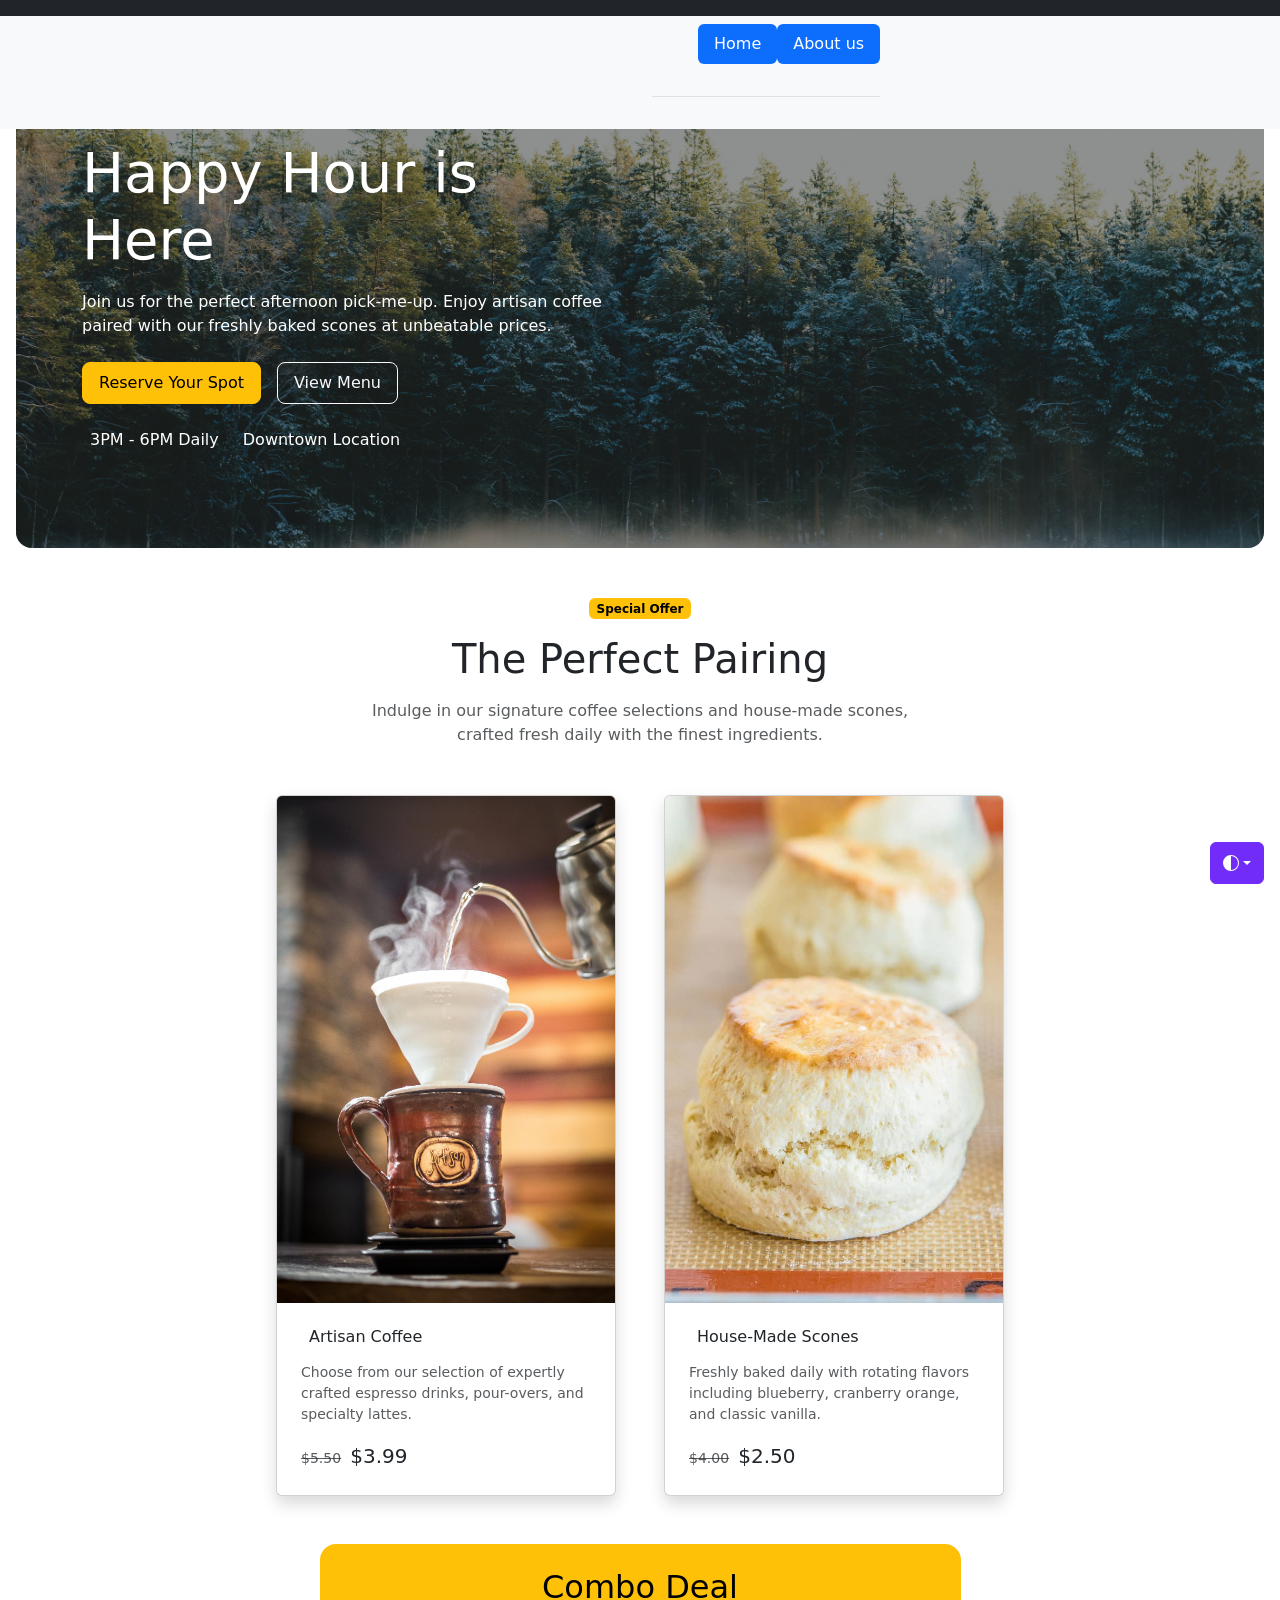
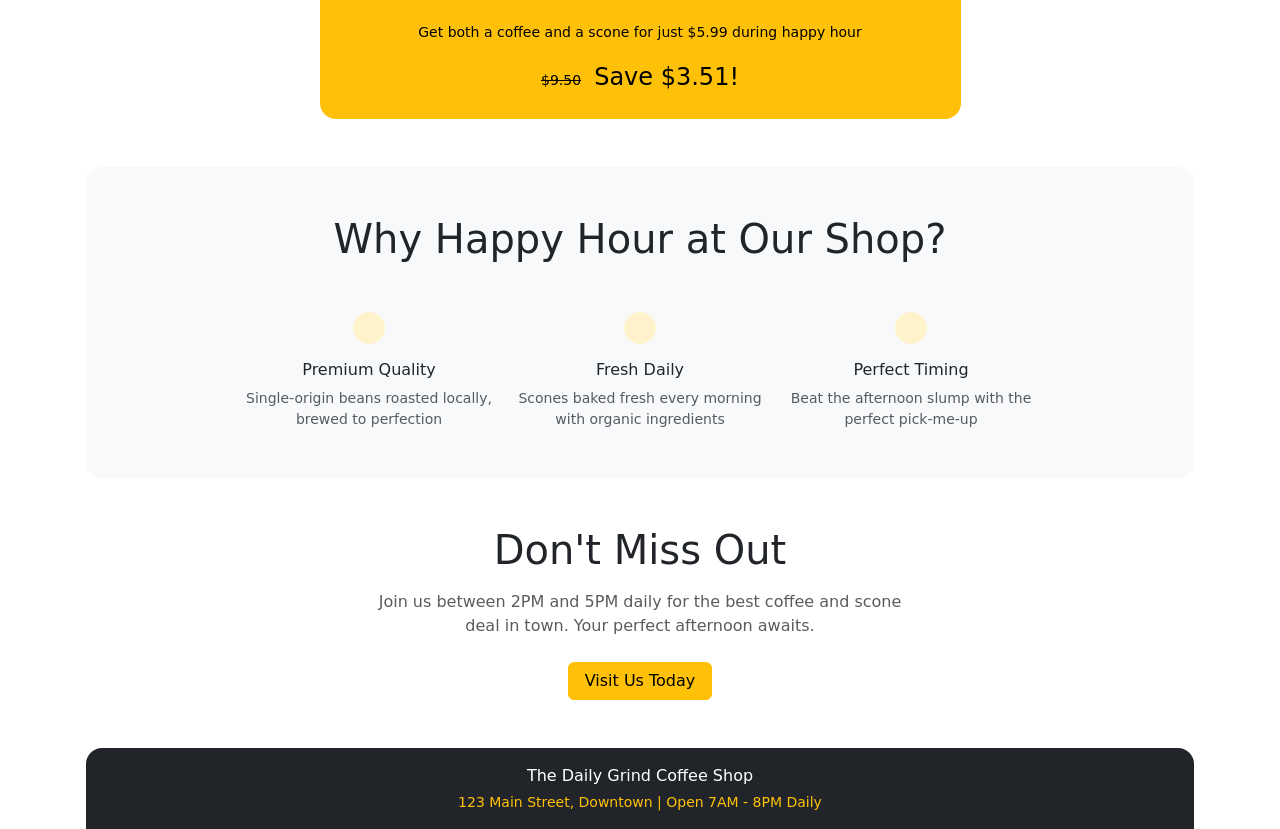
<file: index.html>
<!doctype html>
<html lang="en">

<head>
    <meta charset="utf-8">
    <meta name="viewport" content="width=device-width, initial-scale=1">
    <title>Happy Hour | The Daily Grind Coffee Shop</title>
    <!-- Bootstrap CSS: https://getbootstrap.com/docs/5.3/getting-started/introduction/ -->
    <link href="https://cdn.jsdelivr.net/npm/bootstrap@5.3.8/dist/css/bootstrap.min.css
" rel="stylesheet">
    <!-- Bootstrap Icons: https://icons.getbootstrap.com/ -->
    <link href="https://cdn.jsdelivr.net/npm/bootstrap@5.3.8/dist/css/bootstrap.min.css" rel="stylesheet">
    <link href="css/style.css" rel="stylesheet">
</head>

<body>
    <!-- NAVBAR -->
    <nav id="mainNav" class="navbar navbar-expand-md bg-body-tertiary fixed-top border-top">
        <div class="container-fluid">
            <header data-bs-theme="dark">
                <nav class="navbar navbar-expand-md navbar-dark fixed-top bg-dark">
                    <div class="d-flex align-items-center gap-2">
                    </div>
                </nav>
            </header>
        </div>

        <div class="container">
            <header class="d-flex flex-wrap justify-content-center py-3 mb-4 border-bottom">

                <body>
                    <svg xmlns="http://www.w3.org/2000/svg" class="d-none">
                        <symbol id="check2" viewBox="0 0 16 16">
                            <path
                                d="M13.854 3.646a.5.5 0 0 1 0 .708l-7 7a.5.5 0 0 1-.708 0l-3.5-3.5a.5.5 0 1 1 .708-.708L6.5 10.293l6.646-6.647a.5.5 0 0 1 .708 0z">
                            </path>
                        </symbol>
                        <symbol id="circle-half" viewBox="0 0 16 16">
                            <path d="M8 15A7 7 0 1 0 8 1v14zm0 1A8 8 0 1 1 8 0a8 8 0 0 1 0 16z"></path>
                        </symbol>
                        <symbol id="moon-stars-fill" viewBox="0 0 16 16">
                            <path
                                d="M6 .278a.768.768 0 0 1 .08.858 7.208 7.208 0 0 0-.878 3.46c0 4.021 3.278 7.277 7.318 7.277.527 0 1.04-.055 1.533-.16a.787.787 0 0 1 .81.316.733.733 0 0 1-.031.893A8.349 8.349 0 0 1 8.344 16C3.734 16 0 12.286 0 7.71 0 4.266 2.114 1.312 5.124.06A.752.752 0 0 1 6 .278z">
                            </path>
                            <path
                                d="M10.794 3.148a.217.217 0 0 1 .412 0l.387 1.162c.173.518.579.924 1.097 1.097l1.162.387a.217.217 0 0 1 0 .412l-1.162.387a1.734 1.734 0 0 0-1.097 1.097l-.387 1.162a.217.217 0 0 1-.412 0l-.387-1.162A1.734 1.734 0 0 0 9.31 6.593l-1.162-.387a.217.217 0 0 1 0-.412l1.162-.387a1.734 1.734 0 0 0 1.097-1.097l.387-1.162zM13.863.099a.145.145 0 0 1 .274 0l.258.774c.115.346.386.617.732.732l.774.258a.145.145 0 0 1 0 .274l-.774.258a1.156 1.156 0 0 0-.732.732l-.258.774a.145.145 0 0 1-.274 0l-.258-.774a1.156 1.156 0 0 0-.732-.732l-.774-.258a.145.145 0 0 1 0-.274l.774-.258c.346-.115.617-.386.732-.732L13.863.1z">
                            </path>
                        </symbol>
                        <symbol id="sun-fill" viewBox="0 0 16 16">
                            <path
                                d="M8 12a4 4 0 1 0 0-8 4 4 0 0 0 0 8zM8 0a.5.5 0 0 1 .5.5v2a.5.5 0 0 1-1 0v-2A.5.5 0 0 1 8 0zm0 13a.5.5 0 0 1 .5.5v2a.5.5 0 0 1-1 0v-2A.5.5 0 0 1 8 13zm8-5a.5.5 0 0 1-.5.5h-2a.5.5 0 0 1 0-1h2a.5.5 0 0 1 .5.5zM3 8a.5.5 0 0 1-.5.5h-2a.5.5 0 0 1 0-1h2A.5.5 0 0 1 3 8zm10.657-5.657a.5.5 0 0 1 0 .707l-1.414 1.415a.5.5 0 1 1-.707-.708l1.414-1.414a.5.5 0 0 1 .707 0zm-9.193 9.193a.5.5 0 0 1 0 .707L3.05 13.657a.5.5 0 0 1-.707-.707l1.414-1.414a.5.5 0 0 1 .707 0zm9.193 2.121a.5.5 0 0 1-.707 0l-1.414-1.414a.5.5 0 0 1 .707-.707l1.414 1.414a.5.5 0 0 1 0 .707zM4.464 4.465a.5.5 0 0 1-.707 0L2.343 3.05a.5.5 0 1 1 .707-.707l1.414 1.414a.5.5 0 0 1 0 .708z">
                            </path>
                        </symbol>
                    </svg>
                    <div class="dropdown position-fixed bottom-0 end-0 mb-3 me-3 bd-mode-toggle">
                        <button class="btn btn-bd-primary py-2 dropdown-toggle d-flex align-items-center" id="bd-theme"
                            type="button" aria-expanded="false" data-bs-toggle="dropdown"
                            aria-label="Toggle theme (auto)">
                            <svg class="bi my-1 theme-icon-active" aria-hidden="true">
                                <use href="#circle-half"></use>
                            </svg>
                            <span class="visually-hidden" id="bd-theme-text">Toggle theme</span>
                        </button>
                        <ul class="dropdown-menu dropdown-menu-end shadow" aria-labelledby="bd-theme-text">
                            <li>
                                <button type="button" class="dropdown-item d-flex align-items-center"
                                    data-bs-theme-value="light" aria-pressed="false">
                                    <svg class="bi me-2 opacity-50" aria-hidden="true">
                                        <use href="#sun-fill"></use>
                                    </svg>
                                    Light
                                    <svg class="bi ms-auto d-none" aria-hidden="true">
                                        <use href="#check2"></use>
                                    </svg>
                                </button>
                            </li>
                            <li>
                                <button type="button" class="dropdown-item d-flex align-items-center"
                                    data-bs-theme-value="dark" aria-pressed="false">
                                    <svg class="bi me-2 opacity-50" aria-hidden="true">
                                        <use href="#moon-stars-fill"></use>
                                    </svg>
                                    Dark
                                    <svg class="bi ms-auto d-none" aria-hidden="true">
                                        <use href="#check2"></use>
                                    </svg>
                                </button>
                            </li>
                            <li>
                                <button type="button" class="dropdown-item d-flex align-items-center active"
                                    data-bs-theme-value="auto" aria-pressed="true">
                                    <svg class="bi me-2 opacity-50" aria-hidden="true">
                                        <use href="#circle-half"></use>
                                    </svg>
                                    Auto
                                    <svg class="bi ms-auto d-none" aria-hidden="true">
                                        <use href="#check2"></use>
                                    </svg>
                                </button>
                            </li>
                        </ul>
                    </div>
                    <a href="/"
                        class="d-flex align-items-center mb-3 mb-md-0 me-md-auto link-body-emphasis text-decoration-none">
                        <svg class="bi me-2" width="38" height="30" aria-hidden="true">
                            <use xlink:href="#bootstrap"></use>
                        </svg>
                        
                    </a>
                    <ul class="nav nav-pills">
                        <li class="nav-item">
                            <a href="index.html" class="nav-link active" aria-current="page">Home</a>
                        </li>
                        <li class="nav-item">
                            <a href="about.html" class="nav-link active" aria-current="page">About us</a></li>

                    </ul>
            </header>
        </div>
    </li>
</nav>

        <!-- Hero
       Position utilities: https://getbootstrap.com/docs/5.3/utilities/position/
       Border radius utilities: https://getbootstrap.com/docs/5.3/utilities/borders/#radius -->
        <header class="position-relative overflow-hidden text-white rounded-bottom-4 mx-md-3">
            <!-- Object fit (background image): https://getbootstrap.com/docs/5.3/utilities/object-fit/ -->
            <img src="img/kristaps-ungurs-5KsdEQtfmOw-unsplash copy.jpg" alt=""
                class="position-absolute top-0 start-0 w-100 h-100 object-fit-cover">
            <!-- Opacity (image overlay): https://getbootstrap.com/docs/5.3/utilities/opacity/ -->
            <div class="position-absolute top-0 start-0 w-100 h-100 bg-dark opacity-50"></div>

            <!-- Container: https://getbootstrap.com/docs/5.3/layout/containers/ -->
            <div class="container position-relative py-5">
                <!-- Grid: https://getbootstrap.com/docs/5.3/layout/grid/ -->
                <div class="row my-md-5">
                    <div class="col-md-9 col-lg-6">
                        <!-- Badge: https://getbootstrap.com/docs/5.3/components/badge/ -->
                        <span class="badge text-bg-warning d-inline-flex align-items-center gap-1 mb-3">
                            <!-- Icon: https://icons.getbootstrap.com/icons/stars/ -->
                            <i class="bi bi-stars" aria-hidden="true"></i>
                            Limited Time Offer
                        </span>
                        <!-- Display heading: https://getbootstrap.com/docs/5.3/content/typography/#display-headings -->
                        <h1 class="display-4 mb-3">Happy Hour is Here</h1>
                        <p class="mb-4">Join us for the perfect afternoon pick-me-up. Enjoy artisan coffee paired with
                            our freshly baked scones at unbeatable prices.</p>

                        <!-- Buttons: https://getbootstrap.com/docs/5.3/components/buttons/
               Stacked-to-row layout: https://getbootstrap.com/docs/5.3/components/buttons/#block-buttons -->
                        <div class="d-grid d-sm-flex gap-3 mb-4">
                            <a href="#" class="btn btn-warning btn-lg fs-6 px-3">Reserve Your Spot</a>
                            <a href="#" class="btn btn-outline-light btn-lg fs-6 px-3">View Menu</a>
                        </div>

                        <!-- Unstyled list: https://getbootstrap.com/docs/5.3/content/typography/#unstyled
               Flex utilities: https://getbootstrap.com/docs/5.3/utilities/flex/ -->
                        <ul class="list-unstyled d-flex flex-column flex-sm-row gap-3 mb-0">
                            <li class="d-flex align-items-center gap-2">
                                <!-- Icon: https://icons.getbootstrap.com/icons/clock/ -->
                                <i class="bi bi-clock text-warning" aria-hidden="true"></i>
                                3PM - 6PM Daily
                            </li>
                            <li class="d-flex align-items-center gap-2">
                                <!-- Icon: https://icons.getbootstrap.com/icons/geo-alt/ -->
                                <i class="bi bi-geo-alt text-warning" aria-hidden="true"></i>
                                Downtown Location
                            </li>
                        </ul>
                    </div>
                </div>
            </div>
        </header>

        <main>
            <!-- The Perfect Pairing
         Container: https://getbootstrap.com/docs/5.3/layout/containers/ -->
            <section class="container py-5">
                <!-- Grid: https://getbootstrap.com/docs/5.3/layout/grid/ -->
                <div class="row justify-content-center text-center mb-4 mb-md-5">
                    <div class="col-md-8 col-lg-6">
                        <!-- Badge: https://getbootstrap.com/docs/5.3/components/badge/ -->
                        <span class="badge text-bg-warning mb-3">Special Offer</span>
                        <!-- Display heading: https://getbootstrap.com/docs/5.3/content/typography/#display-headings -->
                        <h2 class="display-6 mb-3">The Perfect Pairing</h2>
                        <p class="text-body-secondary mb-0">Indulge in our signature coffee selections and house-made
                            scones, crafted fresh daily with the finest ingredients.</p>
                    </div>
                </div>

                <!-- Grid gutters: https://getbootstrap.com/docs/5.3/layout/gutters/ -->
                <div class="row justify-content-center g-4 gx-lg-5">
                    <div class="col-md-6 col-lg-4">
                        <!-- Card: https://getbootstrap.com/docs/5.3/components/card/
               Shadows: https://getbootstrap.com/docs/5.3/utilities/shadows/ -->
                        <article class="card h-100 shadow">
                            <!-- Responsive image: https://getbootstrap.com/docs/5.3/content/images/#responsive-images -->
                            <img src="img/Artisan2017-9.jpg.webp" width="640" height="560" alt="Artisan coffee"
                                class="card-img-top img-fluid">
                            <div class="card-body p-4">
                                <h3 class="card-title h6 d-flex align-items-center gap-2 mb-3">
                                    <!-- Icon: https://icons.getbootstrap.com/icons/cup-hot/ -->
                                    <i class="bi bi-cup-hot text-warning" aria-hidden="true"></i>
                                    Artisan Coffee
                                </h3>
                                <p class="card-text text-body-secondary small">Choose from our selection of expertly
                                    crafted espresso drinks, pour-overs, and specialty lattes.</p>
                                <!-- Inline text elements (s, small): https://getbootstrap.com/docs/5.3/content/typography/#inline-text-elements -->
                                <p class="mb-0">
                                    <s class="small text-body-secondary">$5.50</s>
                                    <span class="fs-5 ms-1">$3.99</span>
                                </p>
                            </div>
                        </article>
                    </div>

                    <div class="col-md-6 col-lg-4">
                        <!-- Card: https://getbootstrap.com/docs/5.3/components/card/
               Shadows: https://getbootstrap.com/docs/5.3/utilities/shadows/ -->
                        <article class="card h-100 shadow">
                            <!-- Responsive image: https://getbootstrap.com/docs/5.3/content/images/#responsive-images -->
                            <img src="img/English-Style-Scones-Fifteen-Spatulas-1-640x960.jpg" width="640" height="560"
                                alt="House-made scones" class="card-img-top img-fluid">
                            <div class="card-body p-4">
                                <h3 class="card-title h6 d-flex align-items-center gap-2 mb-3">
                                    <!-- Icon: https://icons.getbootstrap.com/icons/stars/ -->
                                    <i class="bi bi-stars text-warning" aria-hidden="true"></i>
                                    House-Made Scones
                                </h3>
                                <p class="card-text text-body-secondary small">Freshly baked daily with rotating flavors
                                    including blueberry, cranberry orange, and classic vanilla.</p>
                                <!-- Inline text elements (s, small): https://getbootstrap.com/docs/5.3/content/typography/#inline-text-elements -->
                                <p class="mb-0">
                                    <s class="small text-body-secondary">$4.00</s>
                                    <span class="fs-5 ms-1">$2.50</span>
                                </p>
                            </div>
                        </article>
                    </div>
                </div>

                <!-- Combo Deal
           Grid: https://getbootstrap.com/docs/5.3/layout/grid/ -->
                <div class="row justify-content-center mt-5">
                    <div class="col-md-10 col-lg-7">
                        <!-- Color and background helper (text-bg-warning): https://getbootstrap.com/docs/5.3/helpers/color-background/ -->
                        <div class="text-bg-warning rounded-4 text-center p-4">
                            <h2 class="h2 fw-normal mb-3">Combo Deal</h2>
                            <p class="small mb-3">Get both a coffee and a scone for just $5.99 during happy hour</p>
                            <!-- Inline text elements (s, small): https://getbootstrap.com/docs/5.3/content/typography/#inline-text-elements -->
                            <p class="mb-0">
                                <s class="small">$9.50</s>
                                <span class="fs-4 ms-2">Save $3.51!</span>
                            </p>
                        </div>
                    </div>
                </div>
            </section>

            <!-- Why Happy Hour
         Responsive container: https://getbootstrap.com/docs/5.3/layout/containers/#responsive-containers -->
            <section class="container-md px-0 px-md-3">
                <!-- Background utilities: https://getbootstrap.com/docs/5.3/utilities/background/ -->
                <div class="bg-body-tertiary rounded-4 text-center px-4 py-4 py-md-5">
                    <!-- Display heading: https://getbootstrap.com/docs/5.3/content/typography/#display-headings -->
                    <h2 class="display-6 mb-4 mb-md-5">Why Happy Hour at Our Shop?</h2>
                    <!-- Grid: https://getbootstrap.com/docs/5.3/layout/grid/ -->
                    <div class="row g-4 justify-content-center">
                        <div class="col-md-4 col-lg-3">
                            <!-- Icon: https://icons.getbootstrap.com/icons/cup-hot/
                 Icon circle (rounded-circle): https://getbootstrap.com/docs/5.3/utilities/borders/#radius -->
                            <div
                                class="d-inline-flex align-items-center justify-content-center rounded-circle bg-warning-subtle p-3 mb-3">
                                <i class="bi bi-cup-hot fs-5 lh-1 d-flex" aria-hidden="true"></i>
                            </div>
                            <h3 class="h6">Premium Quality</h3>
                            <p class="text-body-secondary small mb-0">Single-origin beans roasted locally, brewed to
                                perfection</p>
                        </div>
                        <div class="col-md-4 col-lg-3">
                            <!-- Icon: https://icons.getbootstrap.com/icons/stars/
                 Icon circle (rounded-circle): https://getbootstrap.com/docs/5.3/utilities/borders/#radius -->
                            <div
                                class="d-inline-flex align-items-center justify-content-center rounded-circle bg-warning-subtle p-3 mb-3">
                                <i class="bi bi-stars fs-5 lh-1 d-flex" aria-hidden="true"></i>
                            </div>
                            <h3 class="h6">Fresh Daily</h3>
                            <p class="text-body-secondary small mb-0">Scones baked fresh every morning with organic
                                ingredients</p>
                        </div>
                        <div class="col-md-4 col-lg-3">
                            <!-- Icon: https://icons.getbootstrap.com/icons/clock/
                 Icon circle (rounded-circle): https://getbootstrap.com/docs/5.3/utilities/borders/#radius -->
                            <div
                                class="d-inline-flex align-items-center justify-content-center rounded-circle bg-warning-subtle p-3 mb-3">
                                <i class="bi bi-clock fs-5 lh-1 d-flex" aria-hidden="true"></i>
                            </div>
                            <h3 class="h6">Perfect Timing</h3>
                            <p class="text-body-secondary small mb-0">Beat the afternoon slump with the perfect
                                pick-me-up</p>
                        </div>
                    </div>
                </div>
            </section>

            <!-- Don't Miss Out
         Container: https://getbootstrap.com/docs/5.3/layout/containers/ -->
            <section class="container text-center py-5">
                <!-- Grid: https://getbootstrap.com/docs/5.3/layout/grid/ -->
                <div class="row justify-content-center">
                    <div class="col-md-8 col-lg-6">
                        <!-- Display heading: https://getbootstrap.com/docs/5.3/content/typography/#display-headings -->
                        <h2 class="display-6 mb-3">Don't Miss Out</h2>
                        <p class="text-body-secondary mb-4">Join us between 2PM and 5PM daily for the best coffee and
                            scone deal in town. Your perfect afternoon awaits.</p>
                        <!-- Button: https://getbootstrap.com/docs/5.3/components/buttons/ -->
                        <a href="#" class="btn btn-warning px-3">Visit Us Today</a>
                    </div>
                </div>
            </section>
        </main>

        <!-- Footer
       Responsive container: https://getbootstrap.com/docs/5.3/layout/containers/#responsive-containers -->
        <footer class="container-md px-0 px-md-3">
            <!-- Color and background helper (text-bg-dark): https://getbootstrap.com/docs/5.3/helpers/color-background/ -->
            <div class="text-bg-dark rounded-top-4 text-center px-3 py-3">
                <p class="mb-1">The Daily Grind Coffee Shop</p>
                <p class="small text-warning mb-0">123 Main Street, Downtown | Open 7AM - 8PM Daily</p>
            </div>
        </footer>

</body>

</html>
</file>
<file: css/style.css>
.form-control-dark {
  border-color: var(--bs-gray);
}
.form-control-dark:focus {
  border-color: #fff;
  box-shadow: 0 0 0 .25rem rgba(255, 255, 255, .25);
}

.text-small {
  font-size: 85%;
}


.dropdown-toggle:not(:focus) {
  outline: 0;
}
.bd-placeholder-img {
        font-size: 1.125rem;
        text-anchor: middle;
        -webkit-user-select: none;
        -moz-user-select: none;
        user-select: none;
      }
      @media (min-width: 768px) {
        .bd-placeholder-img-lg {
          font-size: 3.5rem;
        }
      }
      .b-example-divider {
        width: 100%;
        height: 3rem;
        background-color: #0000001a;
        border: solid rgba(0, 0, 0, 0.15);
        border-width: 1px 0;
        box-shadow:
          inset 0 0.5em 1.5em #0000001a,
          inset 0 0.125em 0.5em #00000026;
      }
      .b-example-vr {
        flex-shrink: 0;
        width: 1.5rem;
        height: 100vh;
      }
      .bi {
        vertical-align: -0.125em;
        fill: currentColor;
      }
      .nav-scroller {
        position: relative;
        z-index: 2;
        height: 2.75rem;
        overflow-y: hidden;
      }
      .nav {
        display: flex;
        flex-wrap: nowrap;
        padding-bottom: 1rem;
        margin-top: -1px;
        overflow-x: auto;
        text-align: center;
        white-space: nowrap;
        -webkit-overflow-scrolling: touch;
      }
      .btn-bd-primary {
        --bd-violet-bg: #712cf9;
        --bd-violet-rgb: 112.520718, 44.062154, 249.437846;
        --bs-btn-font-weight: 600;
        --bs-btn-color: var(--bs-white);
        --bs-btn-bg: var(--bd-violet-bg);
        --bs-btn-border-color: var(--bd-violet-bg);
        --bs-btn-hover-color: var(--bs-white);
        --bs-btn-hover-bg: #6528e0;
        --bs-btn-hover-border-color: #6528e0;
        --bs-btn-focus-shadow-rgb: var(--bd-violet-rgb);
        --bs-btn-active-color: var(--bs-btn-hover-color);
        --bs-btn-active-bg: #5a23c8;
        --bs-btn-active-border-color: #5a23c8;
      }
      .bd-mode-toggle {
        z-index: 1500;
      }
      .bd-mode-toggle .bi {
        width: 1em;
        height: 1em;
      }
      .bd-mode-toggle .dropdown-menu .active .bi {
        display: block !important;
      }.border-dashed { --bs-border-style: dashed; }
</file>
